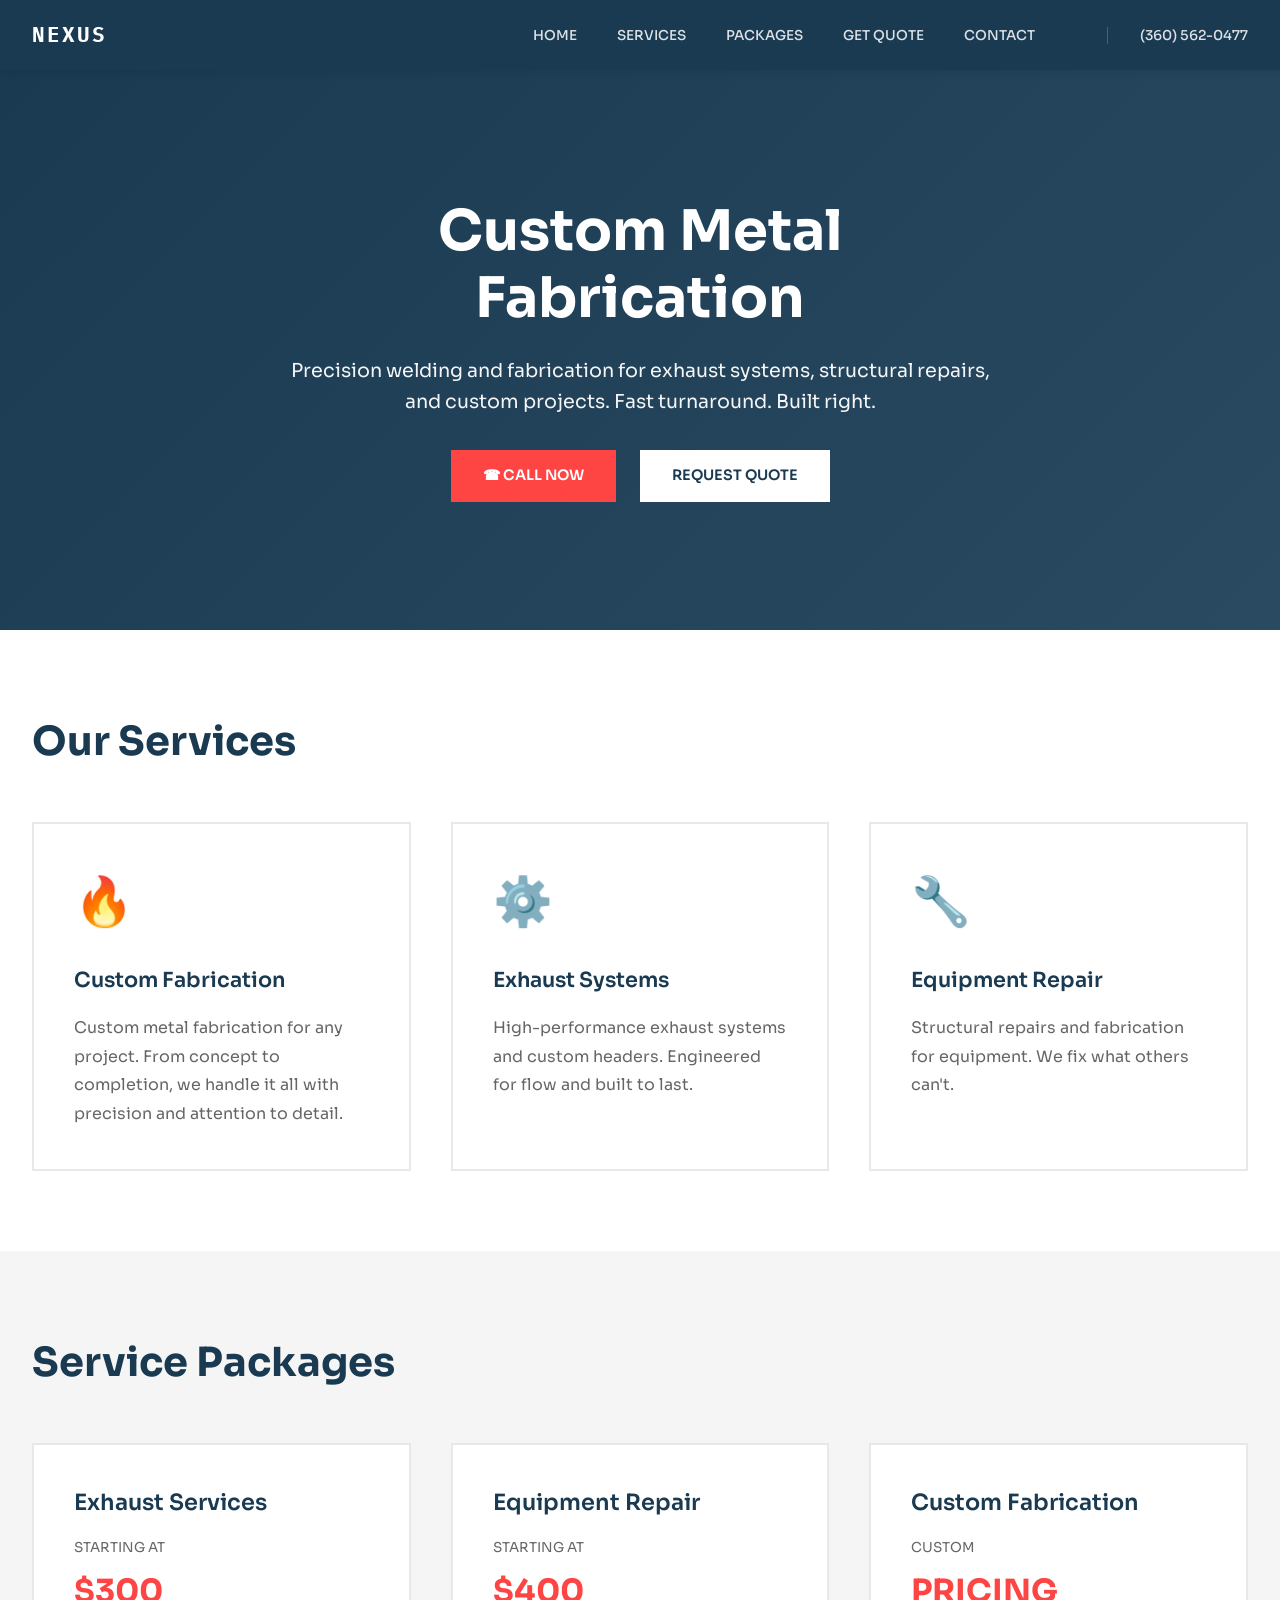
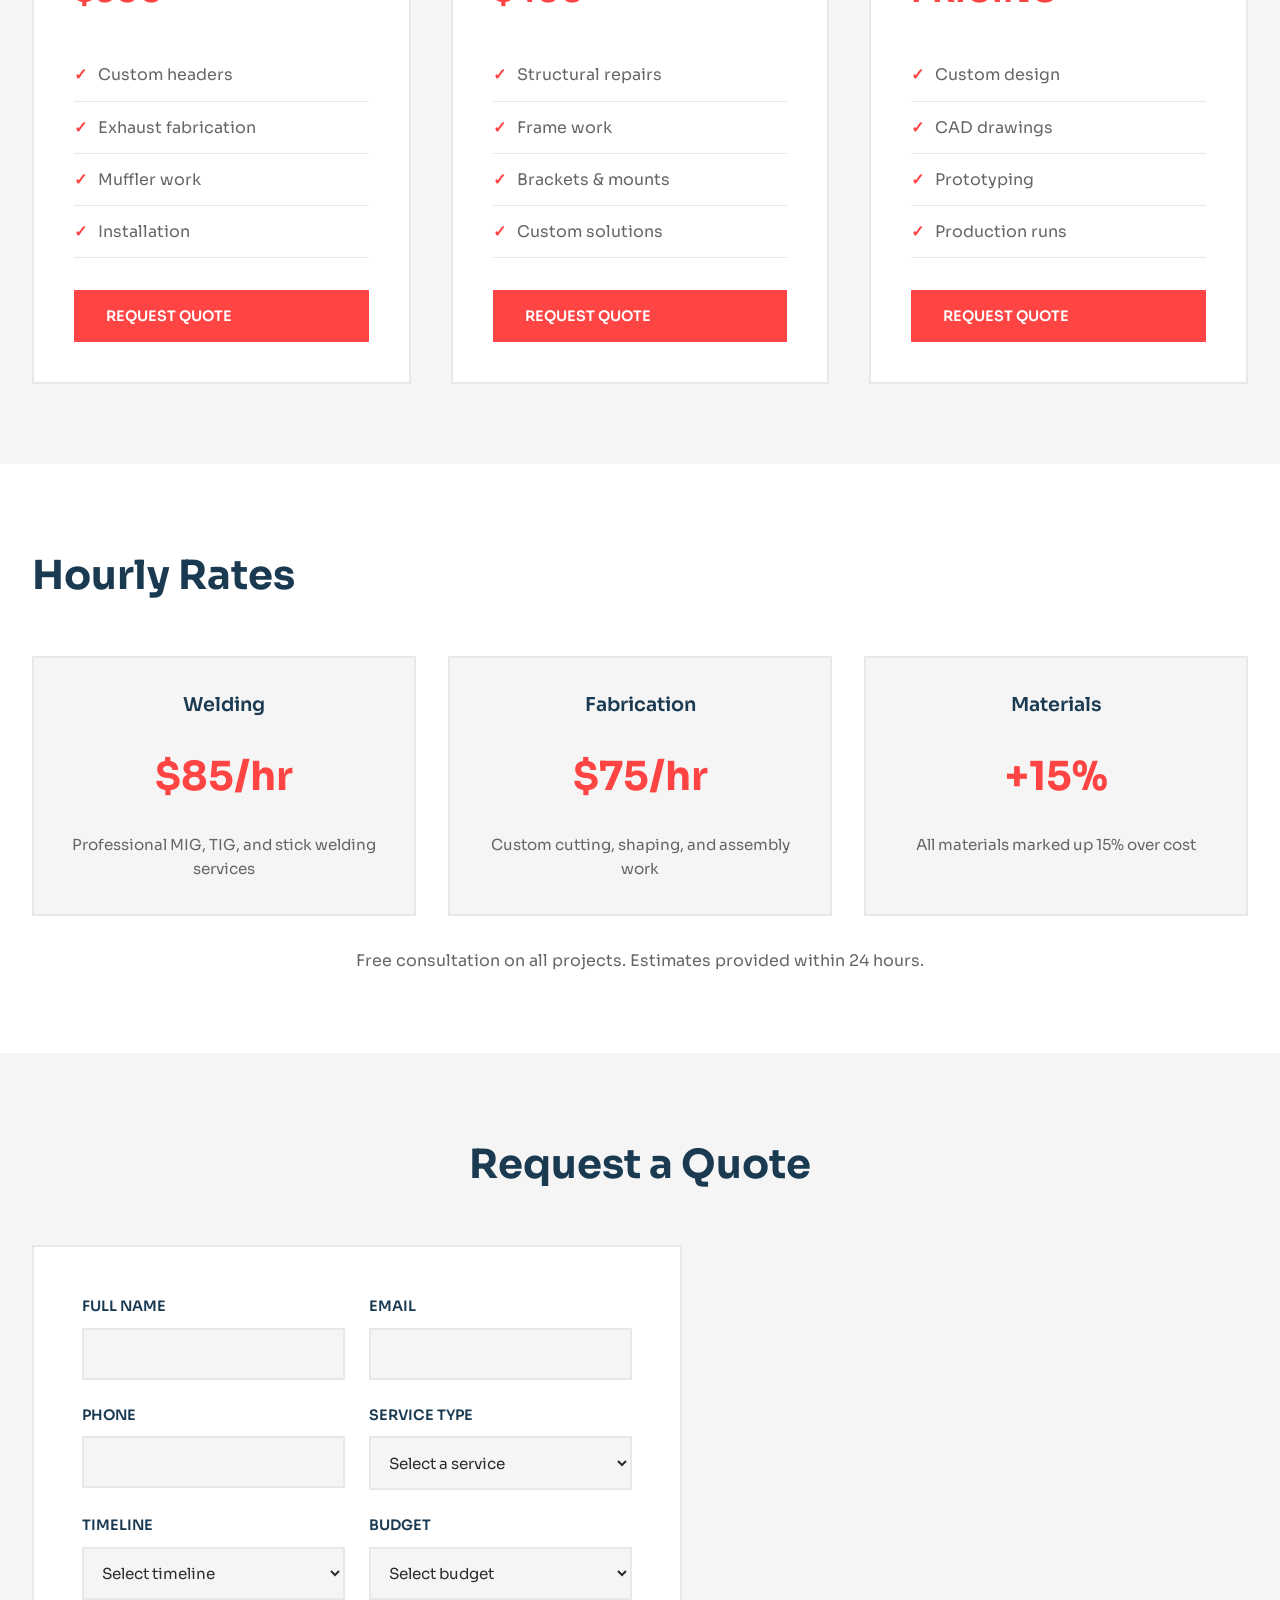
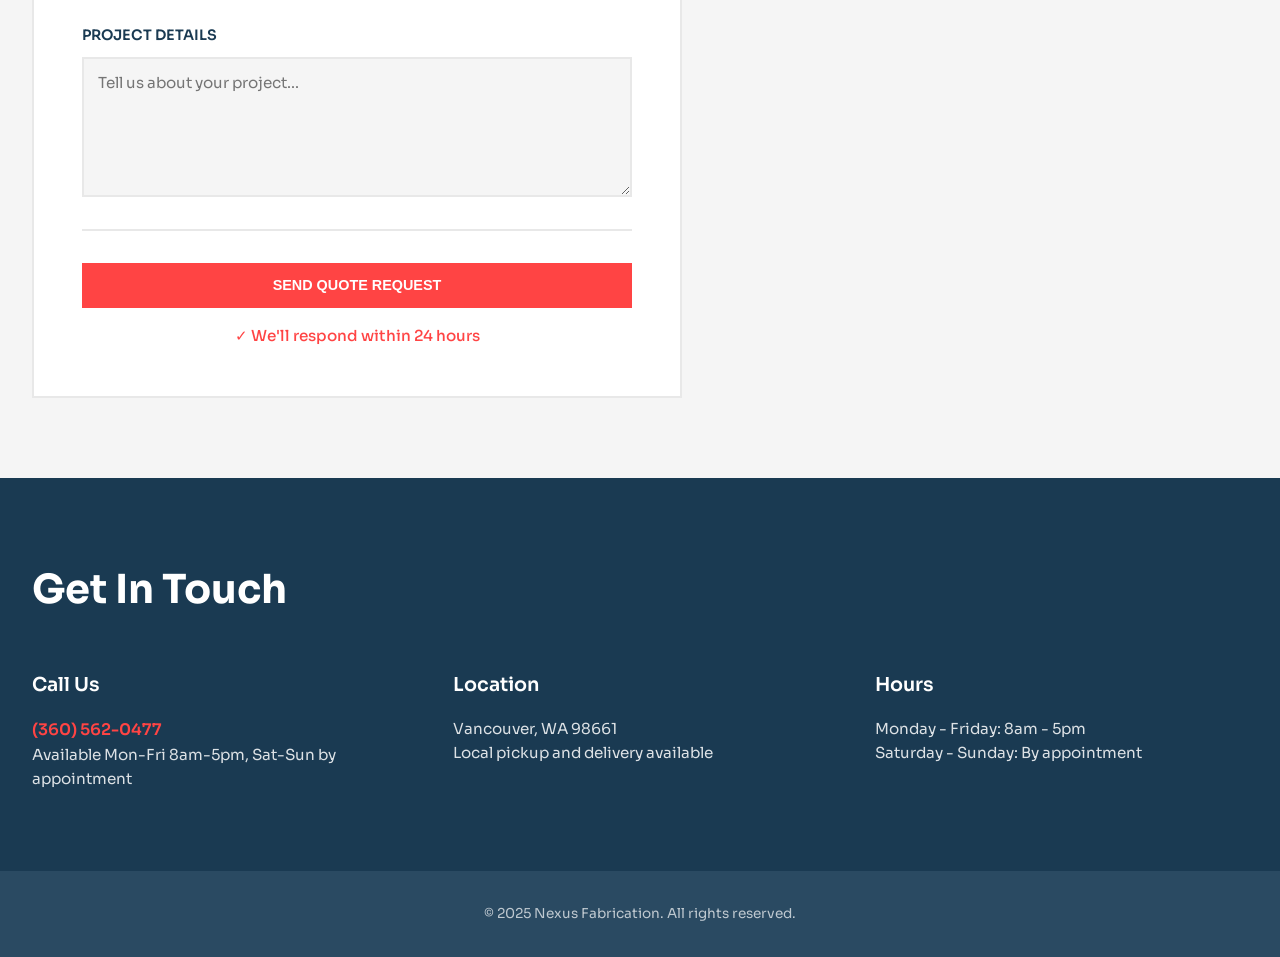
<file: index.html>
<!DOCTYPE html>
<html lang="en">
<head>
    <meta charset="UTF-8">
    <meta name="viewport" content="width=device-width, initial-scale=1.0">
    <title>Nexus Fabrication | Custom Metal Fabrication</title>
    <meta name="description" content="Custom metal fabrication, welding, and equipment repair in Vancouver, WA">
    <link href="https://fonts.googleapis.com/css2?family=Sora:wght@400;500;600;700&family=IBM+Plex+Mono:wght@600&display=swap" rel="stylesheet">
    <style>
        * {
            margin: 0;
            padding: 0;
            box-sizing: border-box;
        }

        html {
            scroll-behavior: smooth;
        }

        body {
            font-family: 'Sora', sans-serif;
            background: #ffffff;
            color: #2c2c2c;
            line-height: 1.6;
        }

        /* Navigation */
        .navbar {
            background: #1a3a52;
            padding: 0;
            position: sticky;
            top: 0;
            z-index: 100;
            box-shadow: 0 2px 8px rgba(0,0,0,0.1);
        }

        .nav-container {
            max-width: 1400px;
            margin: 0 auto;
            padding: 0 2rem;
            display: flex;
            justify-content: space-between;
            align-items: center;
            height: 70px;
        }

        .nav-brand {
            font-size: 1.3rem;
            font-weight: 700;
            letter-spacing: 2px;
            color: #ffffff;
            text-decoration: none;
            font-family: 'IBM Plex Mono', monospace;
        }

        .nav-links {
            display: flex;
            list-style: none;
            gap: 2.5rem;
            align-items: center;
        }

        .nav-links a {
            color: rgba(255,255,255,0.85);
            text-decoration: none;
            font-size: 0.85rem;
            font-weight: 500;
            text-transform: uppercase;
        }

        .nav-links a:hover {
            color: #ffffff;
        }

        .nav-phone {
            color: #ff4444;
            font-weight: 600;
            margin-left: 2rem;
            padding-left: 2rem;
            border-left: 1px solid rgba(255,255,255,0.2);
        }

        /* Hero */
        .hero {
            background: linear-gradient(135deg, #1a3a52 0%, #2a4a62 100%);
            color: #ffffff;
            padding: 8rem 2rem;
            text-align: center;
            min-height: 60vh;
            display: flex;
            align-items: center;
            justify-content: center;
        }

        .hero-content {
            max-width: 700px;
        }

        .hero h1 {
            font-size: 3.5rem;
            font-weight: 700;
            margin-bottom: 1.5rem;
            line-height: 1.2;
        }

        .hero p {
            font-size: 1.2rem;
            margin-bottom: 2rem;
            opacity: 0.95;
        }

        .hero-cta {
            display: flex;
            gap: 1.5rem;
            justify-content: center;
            flex-wrap: wrap;
        }

        /* Buttons */
        .btn {
            padding: 0.9rem 2rem;
            font-weight: 600;
            border: none;
            cursor: pointer;
            font-size: 0.9rem;
            text-decoration: none;
            display: inline-block;
            text-transform: uppercase;
            transition: all 0.3s ease;
        }

        .btn-primary {
            background: #ff4444;
            color: white;
        }

        .btn-primary:hover {
            background: #cc0000;
        }

        .btn-secondary {
            background: #ffffff;
            color: #1a3a52;
        }

        .btn-secondary:hover {
            background: #f5f5f5;
        }

        /* Sections */
        section {
            max-width: 1400px;
            margin: 0 auto;
            padding: 5rem 2rem;
        }

        section h2 {
            font-size: 2.5rem;
            margin-bottom: 3rem;
            color: #1a3a52;
            font-weight: 700;
        }

        /* Services */
        .services {
            background: #ffffff;
        }

        .services-grid {
            display: grid;
            grid-template-columns: repeat(auto-fit, minmax(320px, 1fr));
            gap: 2.5rem;
        }

        .service-card {
            padding: 2.5rem;
            border: 2px solid #e8e8e8;
            transition: all 0.3s ease;
        }

        .service-card:hover {
            border-color: #ff4444;
            box-shadow: 0 8px 20px rgba(0,0,0,0.1);
        }

        .service-icon {
            font-size: 3rem;
            margin-bottom: 1.5rem;
        }

        .service-card h3 {
            font-size: 1.3rem;
            margin-bottom: 1rem;
            color: #1a3a52;
            font-weight: 600;
        }

        .service-card p {
            color: #666666;
            line-height: 1.8;
        }

        /* Packages */
        .packages {
            background: #f5f5f5;
        }

        .packages-grid {
            display: grid;
            grid-template-columns: repeat(auto-fit, minmax(340px, 1fr));
            gap: 2.5rem;
        }

        .package-card {
            background: #ffffff;
            padding: 2.5rem;
            border: 2px solid #e8e8e8;
            transition: all 0.3s ease;
        }

        .package-card:hover {
            border-color: #ff4444;
            box-shadow: 0 8px 20px rgba(0,0,0,0.1);
        }

        .package-card h3 {
            font-size: 1.4rem;
            color: #1a3a52;
            font-weight: 600;
            margin-bottom: 1rem;
        }

        .package-price {
            font-size: 0.85rem;
            color: #666666;
            text-transform: uppercase;
            margin-bottom: 0.5rem;
        }

        .package-price span {
            display: block;
            font-size: 2rem;
            color: #ff4444;
            font-weight: 700;
            margin-top: 0.5rem;
        }

        .package-list {
            list-style: none;
            margin: 2rem 0;
        }

        .package-list li {
            padding: 0.8rem 0 0.8rem 1.5rem;
            color: #666666;
            border-bottom: 1px solid #e8e8e8;
            position: relative;
        }

        .package-list li:before {
            content: '✓';
            position: absolute;
            left: 0;
            color: #ff4444;
            font-weight: 700;
        }

        /* Pricing */
        .pricing {
            background: #ffffff;
        }

        .pricing-grid {
            display: grid;
            grid-template-columns: repeat(auto-fit, minmax(300px, 1fr));
            gap: 2rem;
            margin-bottom: 2rem;
        }

        .pricing-card {
            background: #f5f5f5;
            padding: 2rem;
            border: 2px solid #e8e8e8;
            text-align: center;
        }

        .pricing-card h3 {
            color: #1a3a52;
            font-weight: 600;
            margin-bottom: 1.5rem;
            font-size: 1.2rem;
        }

        .pricing-card .price {
            font-size: 2.5rem;
            font-weight: 700;
            color: #ff4444;
            margin: 1.5rem 0;
        }

        .pricing-card p {
            color: #666666;
            font-size: 0.95rem;
        }

        /* Portfolio */
        .portfolio {
            background: #ffffff;
        }

        .portfolio-grid {
            display: grid;
            grid-template-columns: repeat(auto-fill, minmax(300px, 1fr));
            gap: 2rem;
        }

        .portfolio-item {
            background: #f5f5f5;
            border: 2px solid #e8e8e8;
            overflow: hidden;
            transition: all 0.3s ease;
        }

        .portfolio-item:hover {
            border-color: #ff4444;
            box-shadow: 0 8px 20px rgba(0,0,0,0.1);
        }

        .portfolio-image {
            width: 100%;
            height: 200px;
            background: linear-gradient(135deg, #e8e8e8, #d8d8d8);
            display: flex;
            align-items: center;
            justify-content: center;
            color: #666666;
        }

        .portfolio-item h3 {
            padding: 1.5rem;
            color: #1a3a52;
            font-weight: 600;
        }

        .portfolio-item p {
            padding: 0 1.5rem 1.5rem;
            color: #666666;
            font-size: 0.9rem;
        }

        /* Quote */
        .quote-section {
            background: #f5f5f5;
        }

        .quote-container {
            max-width: 650px;
        }

        .quote-form {
            background: #ffffff;
            padding: 3rem;
            border: 2px solid #e8e8e8;
        }

        .form-row {
            display: grid;
            grid-template-columns: 1fr 1fr;
            gap: 1.5rem;
            margin-bottom: 1.5rem;
        }

        .form-group {
            display: flex;
            flex-direction: column;
        }

        .form-group.full-width {
            grid-column: 1 / -1;
        }

        .form-group label {
            margin-bottom: 0.6rem;
            color: #1a3a52;
            font-weight: 600;
            font-size: 0.9rem;
            text-transform: uppercase;
        }

        .form-group input,
        .form-group select,
        .form-group textarea {
            padding: 0.9rem;
            background: #f5f5f5;
            border: 2px solid #e8e8e8;
            color: #2c2c2c;
            font-family: inherit;
            font-size: 0.95rem;
        }

        .form-group input:focus,
        .form-group select:focus,
        .form-group textarea:focus {
            outline: none;
            border-color: #ff4444;
            background: #ffffff;
        }

        .form-group textarea {
            resize: vertical;
            min-height: 140px;
        }

        .form-footer {
            margin-top: 2rem;
            padding-top: 2rem;
            border-top: 2px solid #e8e8e8;
        }

        .form-footer .btn {
            width: 100%;
        }

        .form-note {
            margin-top: 1rem;
            color: #ff4444;
            font-size: 0.95rem;
            font-weight: 500;
            text-align: center;
        }

        /* Contact */
        .contact {
            background: #1a3a52;
            color: #ffffff;
        }

        .contact h2 {
            color: #ffffff;
        }

        .contact-info {
            display: grid;
            grid-template-columns: repeat(auto-fit, minmax(280px, 1fr));
            gap: 3rem;
            margin-top: 3rem;
        }

        .contact-item h3 {
            font-weight: 600;
            margin-bottom: 1rem;
            font-size: 1.2rem;
        }

        .contact-item a {
            color: #ff4444;
            text-decoration: none;
            font-weight: 600;
        }

        .contact-item p {
            color: rgba(255,255,255,0.85);
            font-size: 0.95rem;
        }

        /* Footer */
        .footer {
            background: #2a4a62;
            text-align: center;
            padding: 2rem;
            color: rgba(255,255,255,0.7);
            font-size: 0.85rem;
        }

        @media (max-width: 768px) {
            .form-row { grid-template-columns: 1fr; }
            .hero h1 { font-size: 2.2rem; }
            section { padding: 3rem 1.5rem; }
            .hero-cta { flex-direction: column; }
            .hero-cta .btn { width: 100%; }
        }
    </style>
</head>
<body>
    <!-- Navigation -->
    <nav class="navbar">
        <div class="nav-container">
            <a href="#home" class="nav-brand">NEXUS</a>
            <ul class="nav-links">
                <li><a href="#home">Home</a></li>
                <li><a href="#services">Services</a></li>
                <li><a href="#packages">Packages</a></li>
                <li><a href="#quote">Get Quote</a></li>
                <li><a href="#contact">Contact</a></li>
                <li><a href="tel:+13605620477" class="nav-phone">(360) 562-0477</a></li>
            </ul>
        </div>
    </nav>

    <!-- Hero -->
    <section id="home" class="hero">
        <div class="hero-content">
            <h1>Custom Metal Fabrication</h1>
            <p>Precision welding and fabrication for exhaust systems, structural repairs, and custom projects. Fast turnaround. Built right.</p>
            <div class="hero-cta">
                <a href="tel:+13605620477" class="btn btn-primary">☎ Call Now</a>
                <a href="#quote" class="btn btn-secondary">Request Quote</a>
            </div>
        </div>
    </section>

    <!-- Services -->
    <section id="services" class="services">
        <h2>Our Services</h2>
        <div class="services-grid">
            <div class="service-card">
                <div class="service-icon">🔥</div>
                <h3>Custom Fabrication</h3>
                <p>Custom metal fabrication for any project. From concept to completion, we handle it all with precision and attention to detail.</p>
            </div>
            <div class="service-card">
                <div class="service-icon">⚙️</div>
                <h3>Exhaust Systems</h3>
                <p>High-performance exhaust systems and custom headers. Engineered for flow and built to last.</p>
            </div>
            <div class="service-card">
                <div class="service-icon">🔧</div>
                <h3>Equipment Repair</h3>
                <p>Structural repairs and fabrication for equipment. We fix what others can't.</p>
            </div>
        </div>
    </section>

    <!-- Packages -->
    <section id="packages" class="packages">
        <h2>Service Packages</h2>
        <div class="packages-grid">
            <div class="package-card">
                <h3>Exhaust Services</h3>
                <div class="package-price">Starting at <span>$300</span></div>
                <ul class="package-list">
                    <li>Custom headers</li>
                    <li>Exhaust fabrication</li>
                    <li>Muffler work</li>
                    <li>Installation</li>
                </ul>
                <a href="#quote" class="btn btn-primary" style="width: 100%;">Request Quote</a>
            </div>
            <div class="package-card">
                <h3>Equipment Repair</h3>
                <div class="package-price">Starting at <span>$400</span></div>
                <ul class="package-list">
                    <li>Structural repairs</li>
                    <li>Frame work</li>
                    <li>Brackets & mounts</li>
                    <li>Custom solutions</li>
                </ul>
                <a href="#quote" class="btn btn-primary" style="width: 100%;">Request Quote</a>
            </div>
            <div class="package-card">
                <h3>Custom Fabrication</h3>
                <div class="package-price">Custom <span>Pricing</span></div>
                <ul class="package-list">
                    <li>Custom design</li>
                    <li>CAD drawings</li>
                    <li>Prototyping</li>
                    <li>Production runs</li>
                </ul>
                <a href="#quote" class="btn btn-primary" style="width: 100%;">Request Quote</a>
            </div>
        </div>
    </section>

    <!-- Pricing -->
    <section class="pricing">
        <h2>Hourly Rates</h2>
        <div class="pricing-grid">
            <div class="pricing-card">
                <h3>Welding</h3>
                <div class="price">$85<span>/hr</span></div>
                <p>Professional MIG, TIG, and stick welding services</p>
            </div>
            <div class="pricing-card">
                <h3>Fabrication</h3>
                <div class="price">$75<span>/hr</span></div>
                <p>Custom cutting, shaping, and assembly work</p>
            </div>
            <div class="pricing-card">
                <h3>Materials</h3>
                <div class="price">+15%</div>
                <p>All materials marked up 15% over cost</p>
            </div>
        </div>
        <p style="text-align: center; color: #666666; margin-top: 2rem;">Free consultation on all projects. Estimates provided within 24 hours.</p>
    </section>

    <!-- Quote Form -->
    <section id="quote" class="quote-section">
        <h2 style="text-align: center;">Request a Quote</h2>
        <div class="quote-container">
            <form class="quote-form" onsubmit="handleQuote(event)">
                <div class="form-row">
                    <div class="form-group">
                        <label>Full Name</label>
                        <input type="text" required>
                    </div>
                    <div class="form-group">
                        <label>Email</label>
                        <input type="email" required>
                    </div>
                </div>
                <div class="form-row">
                    <div class="form-group">
                        <label>Phone</label>
                        <input type="tel" required>
                    </div>
                    <div class="form-group">
                        <label>Service Type</label>
                        <select required>
                            <option>Select a service</option>
                            <option>Exhaust Systems</option>
                            <option>Equipment Repair</option>
                            <option>Custom Fabrication</option>
                        </select>
                    </div>
                </div>
                <div class="form-row">
                    <div class="form-group">
                        <label>Timeline</label>
                        <select required>
                            <option>Select timeline</option>
                            <option>ASAP</option>
                            <option>1-2 weeks</option>
                            <option>2-4 weeks</option>
                            <option>Flexible</option>
                        </select>
                    </div>
                    <div class="form-group">
                        <label>Budget</label>
                        <select required>
                            <option>Select budget</option>
                            <option>Under $500</option>
                            <option>$500-$1K</option>
                            <option>$1K-$2.5K</option>
                            <option>$2.5K-$5K</option>
                            <option>$5K+</option>
                        </select>
                    </div>
                </div>
                <div class="form-group full-width">
                    <label>Project Details</label>
                    <textarea required placeholder="Tell us about your project..."></textarea>
                </div>
                <div class="form-footer">
                    <button type="submit" class="btn btn-primary">Send Quote Request</button>
                    <p class="form-note">✓ We'll respond within 24 hours</p>
                </div>
            </form>
        </div>
    </section>

    <!-- Contact -->
    <section id="contact" class="contact">
        <h2>Get In Touch</h2>
        <div class="contact-info">
            <div class="contact-item">
                <h3>Call Us</h3>
                <a href="tel:+13605620477">(360) 562-0477</a>
                <p>Available Mon-Fri 8am-5pm, Sat-Sun by appointment</p>
            </div>
            <div class="contact-item">
                <h3>Location</h3>
                <p>Vancouver, WA 98661</p>
                <p>Local pickup and delivery available</p>
            </div>
            <div class="contact-item">
                <h3>Hours</h3>
                <p>Monday - Friday: 8am - 5pm</p>
                <p>Saturday - Sunday: By appointment</p>
            </div>
        </div>
    </section>

    <!-- Footer -->
    <footer class="footer">
        <p>© 2025 Nexus Fabrication. All rights reserved.</p>
    </footer>

    <script>
        function handleQuote(e) {
            e.preventDefault();
            alert('Quote request received! We will contact you within 24 hours.');
            e.target.reset();
        }
    </script>
</body>
</html>
</file>
